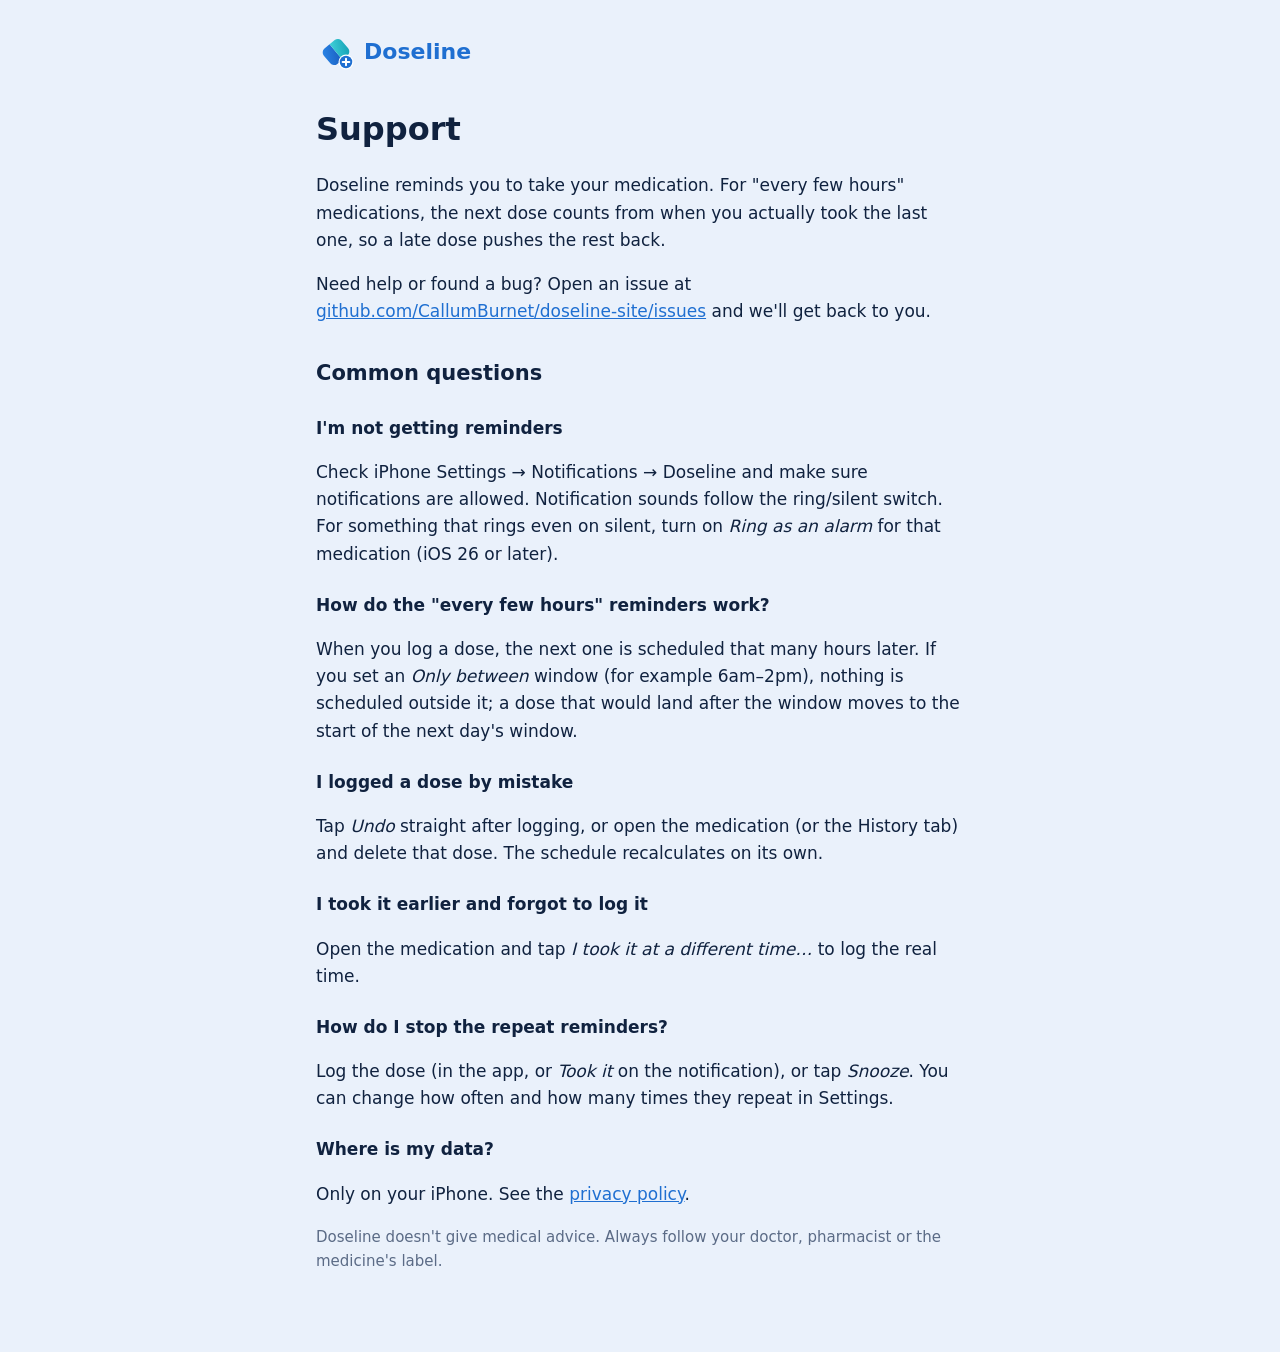
<file: index.html>
<!doctype html>
<html lang="en">
<head>
  <meta charset="utf-8" />
  <meta name="viewport" content="width=device-width, initial-scale=1" />
  <title>Doseline Support</title>
  <link rel="stylesheet" href="style.css" />
</head>
<body>
  <main>
    <a class="brand" href="index.html"><img src="icon.svg" alt="" width="40" height="40" /> Doseline</a>
    <h1>Support</h1>
    <p>Doseline reminds you to take your medication. For "every few hours" medications, the next dose counts from when you actually took the last one, so a late dose pushes the rest back.</p>
    <p>Need help or found a bug? Open an issue at <a href="https://github.com/CallumBurnet/doseline-site/issues">github.com/CallumBurnet/doseline-site/issues</a> and we'll get back to you.</p>

    <h2>Common questions</h2>

    <h3>I'm not getting reminders</h3>
    <p>Check iPhone Settings → Notifications → Doseline and make sure notifications are allowed. Notification sounds follow the ring/silent switch. For something that rings even on silent, turn on <em>Ring as an alarm</em> for that medication (iOS 26 or later).</p>

    <h3>How do the "every few hours" reminders work?</h3>
    <p>When you log a dose, the next one is scheduled that many hours later. If you set an <em>Only between</em> window (for example 6am–2pm), nothing is scheduled outside it; a dose that would land after the window moves to the start of the next day's window.</p>

    <h3>I logged a dose by mistake</h3>
    <p>Tap <em>Undo</em> straight after logging, or open the medication (or the History tab) and delete that dose. The schedule recalculates on its own.</p>

    <h3>I took it earlier and forgot to log it</h3>
    <p>Open the medication and tap <em>I took it at a different time…</em> to log the real time.</p>

    <h3>How do I stop the repeat reminders?</h3>
    <p>Log the dose (in the app, or <em>Took it</em> on the notification), or tap <em>Snooze</em>. You can change how often and how many times they repeat in Settings.</p>

    <h3>Where is my data?</h3>
    <p>Only on your iPhone. See the <a href="privacy.html">privacy policy</a>.</p>

    <p class="muted">Doseline doesn't give medical advice. Always follow your doctor, pharmacist or the medicine's label.</p>
  </main>
</body>
</html>
</file>
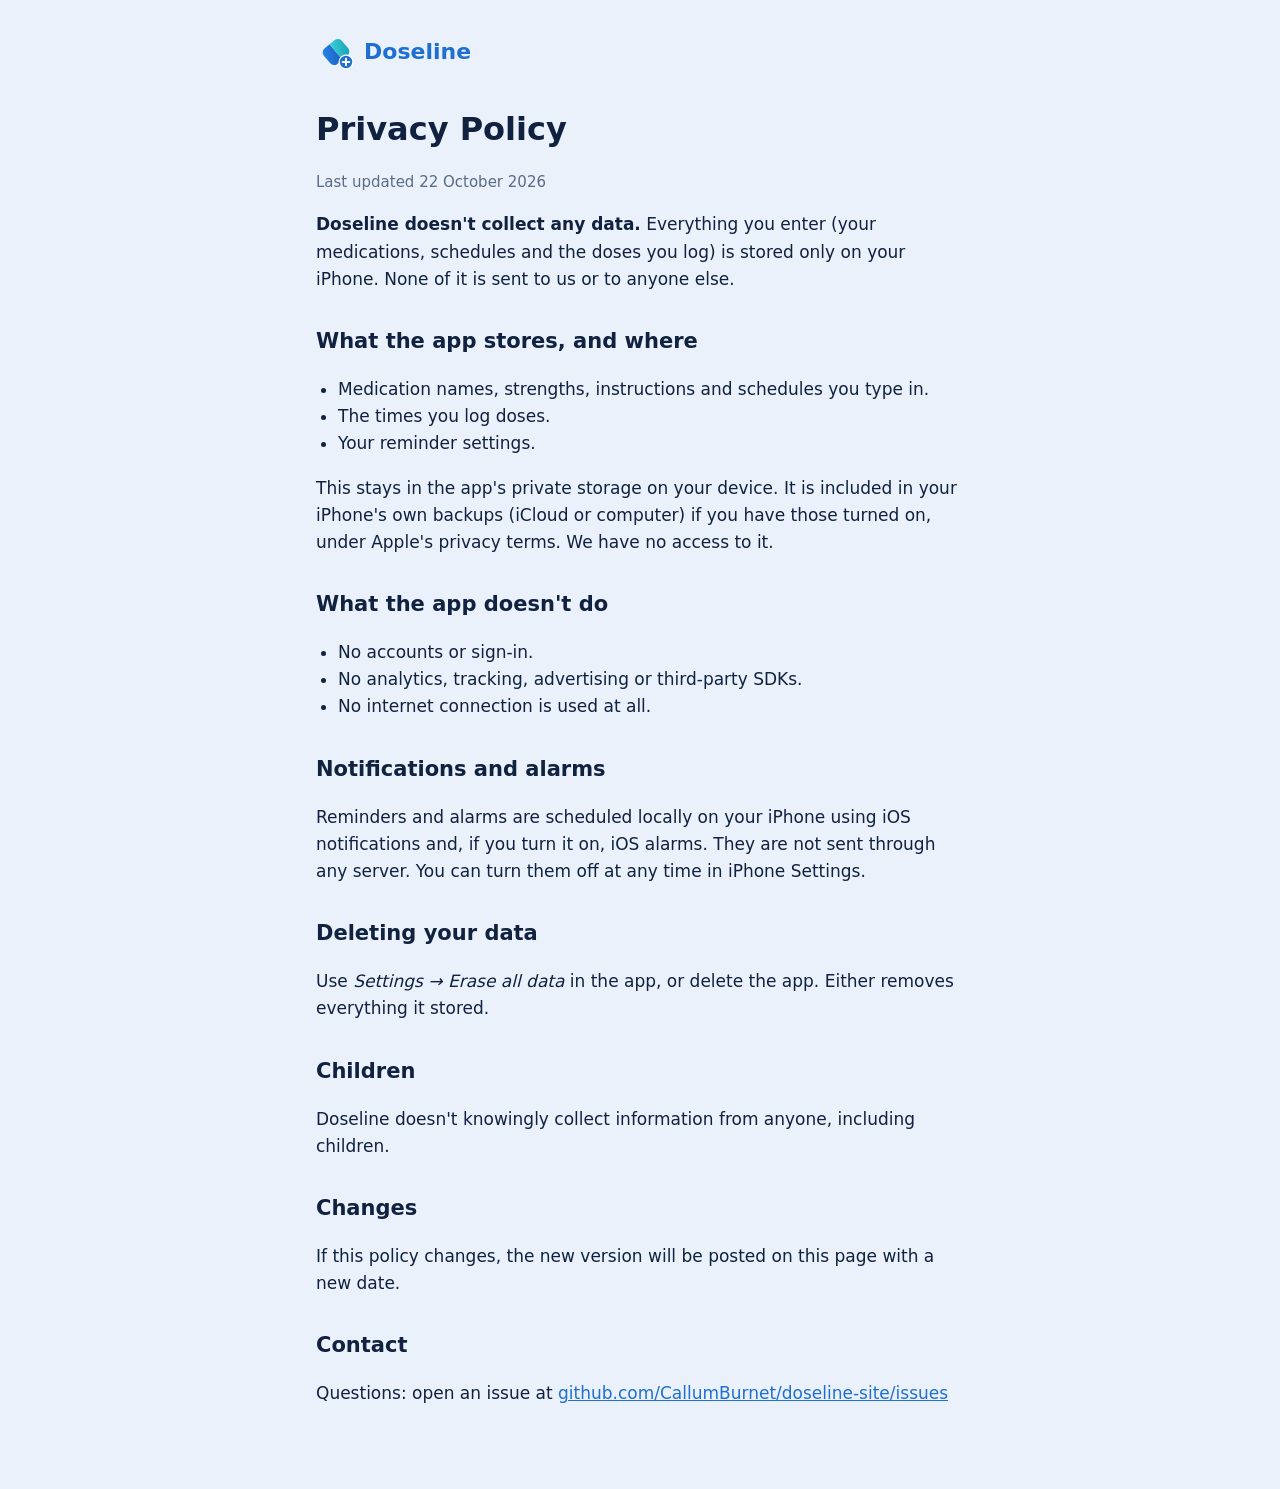
<file: privacy.html>
<!doctype html>
<html lang="en">
<head>
  <meta charset="utf-8" />
  <meta name="viewport" content="width=device-width, initial-scale=1" />
  <title>Doseline Privacy Policy</title>
  <link rel="stylesheet" href="style.css" />
</head>
<body>
  <main>
    <a class="brand" href="index.html"><img src="icon.svg" alt="" width="40" height="40" /> Doseline</a>
    <h1>Privacy Policy</h1>
    <p class="muted">Last updated 22 October 2026</p>

    <p><strong>Doseline doesn't collect any data.</strong> Everything you enter (your medications, schedules and the doses you log) is stored only on your iPhone. None of it is sent to us or to anyone else.</p>

    <h2>What the app stores, and where</h2>
    <ul>
      <li>Medication names, strengths, instructions and schedules you type in.</li>
      <li>The times you log doses.</li>
      <li>Your reminder settings.</li>
    </ul>
    <p>This stays in the app's private storage on your device. It is included in your iPhone's own backups (iCloud or computer) if you have those turned on, under Apple's privacy terms. We have no access to it.</p>

    <h2>What the app doesn't do</h2>
    <ul>
      <li>No accounts or sign-in.</li>
      <li>No analytics, tracking, advertising or third-party SDKs.</li>
      <li>No internet connection is used at all.</li>
    </ul>

    <h2>Notifications and alarms</h2>
    <p>Reminders and alarms are scheduled locally on your iPhone using iOS notifications and, if you turn it on, iOS alarms. They are not sent through any server. You can turn them off at any time in iPhone Settings.</p>

    <h2>Deleting your data</h2>
    <p>Use <em>Settings → Erase all data</em> in the app, or delete the app. Either removes everything it stored.</p>

    <h2>Children</h2>
    <p>Doseline doesn't knowingly collect information from anyone, including children.</p>

    <h2>Changes</h2>
    <p>If this policy changes, the new version will be posted on this page with a new date.</p>

    <h2>Contact</h2>
    <p>Questions: open an issue at <a href="https://github.com/CallumBurnet/doseline-site/issues">github.com/CallumBurnet/doseline-site/issues</a></p>
  </main>
</body>
</html>
</file>
<file: style.css>
:root { color-scheme: light dark; --ink: #10223f; --muted: #5b6b86; --page: #eaf1fb; --card: #fff; --brand: #1f6fd1; }
@media (prefers-color-scheme: dark) { :root { --ink: #e3e8f6; --muted: #9aa8c2; --page: #0b0f1c; --card: #141a2b; --brand: #7da8ff; } }
* { box-sizing: border-box; }
body { margin: 0; background: var(--page); color: var(--ink); font: 17px/1.6 -apple-system, BlinkMacSystemFont, "Segoe UI", system-ui, sans-serif; }
main { max-width: 680px; margin: 0 auto; padding: 32px 16px 64px; }
.brand { display: inline-flex; align-items: center; gap: 8px; font-weight: 800; font-size: 22px; color: var(--brand); text-decoration: none; }
h1 { font-size: 32px; margin: 24px 0 4px; }
h2 { font-size: 21px; margin-top: 32px; }
h3 { font-size: 17px; margin: 24px 0 4px; }
a { color: var(--brand); }
.muted { color: var(--muted); font-size: 15px; }
ul { padding-left: 22px; }
</file>
